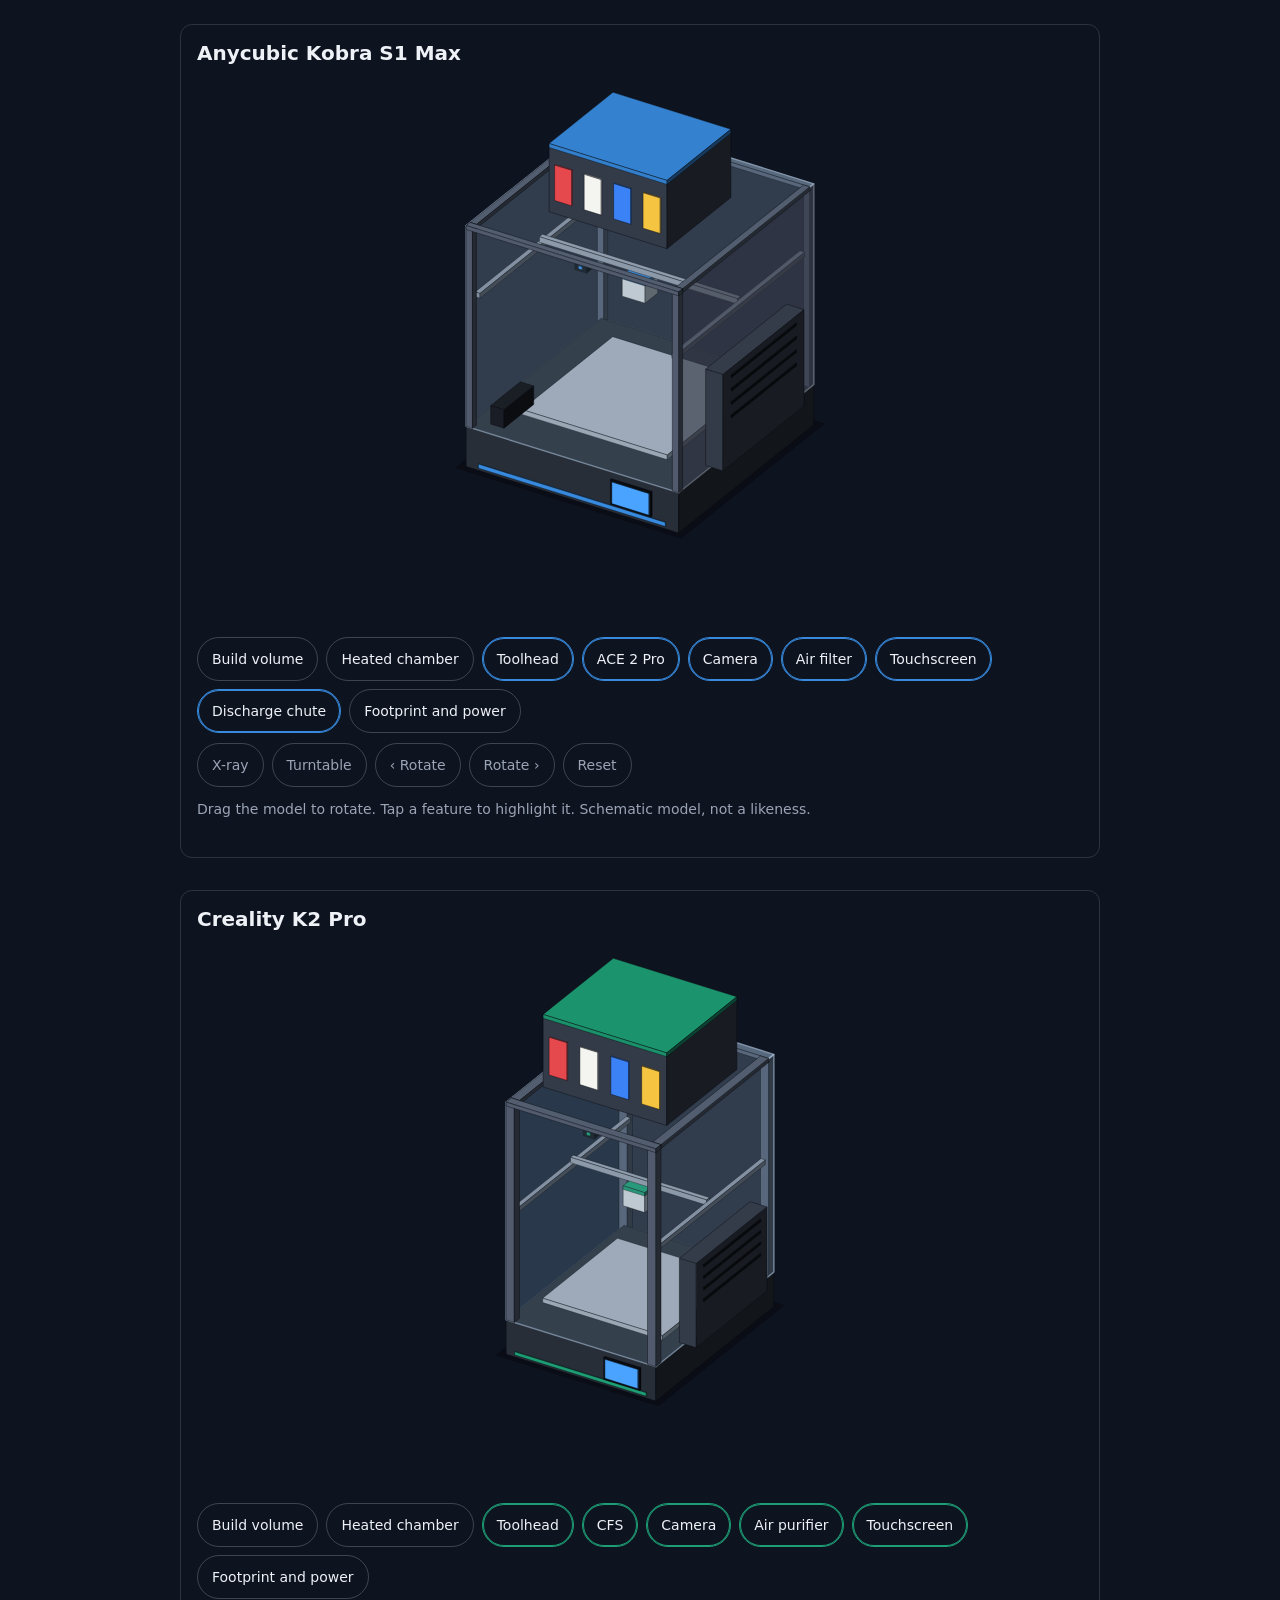
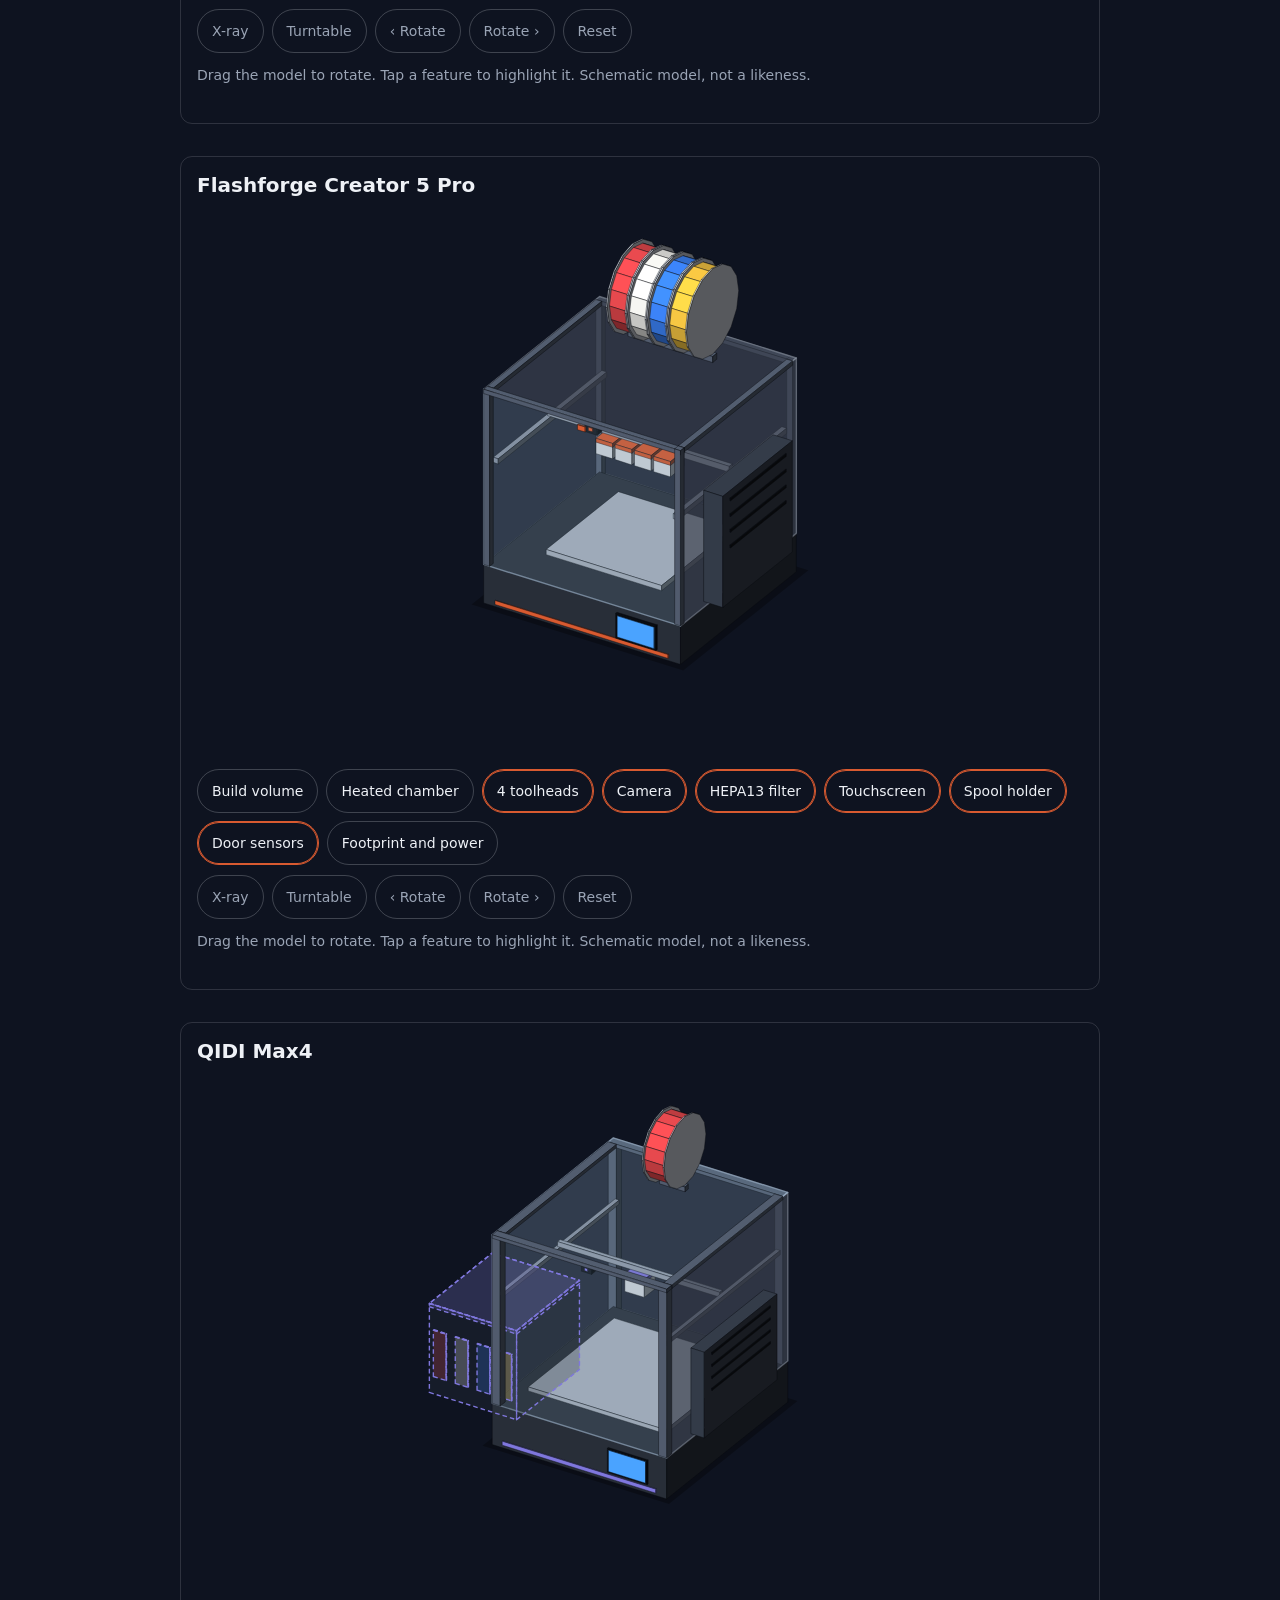
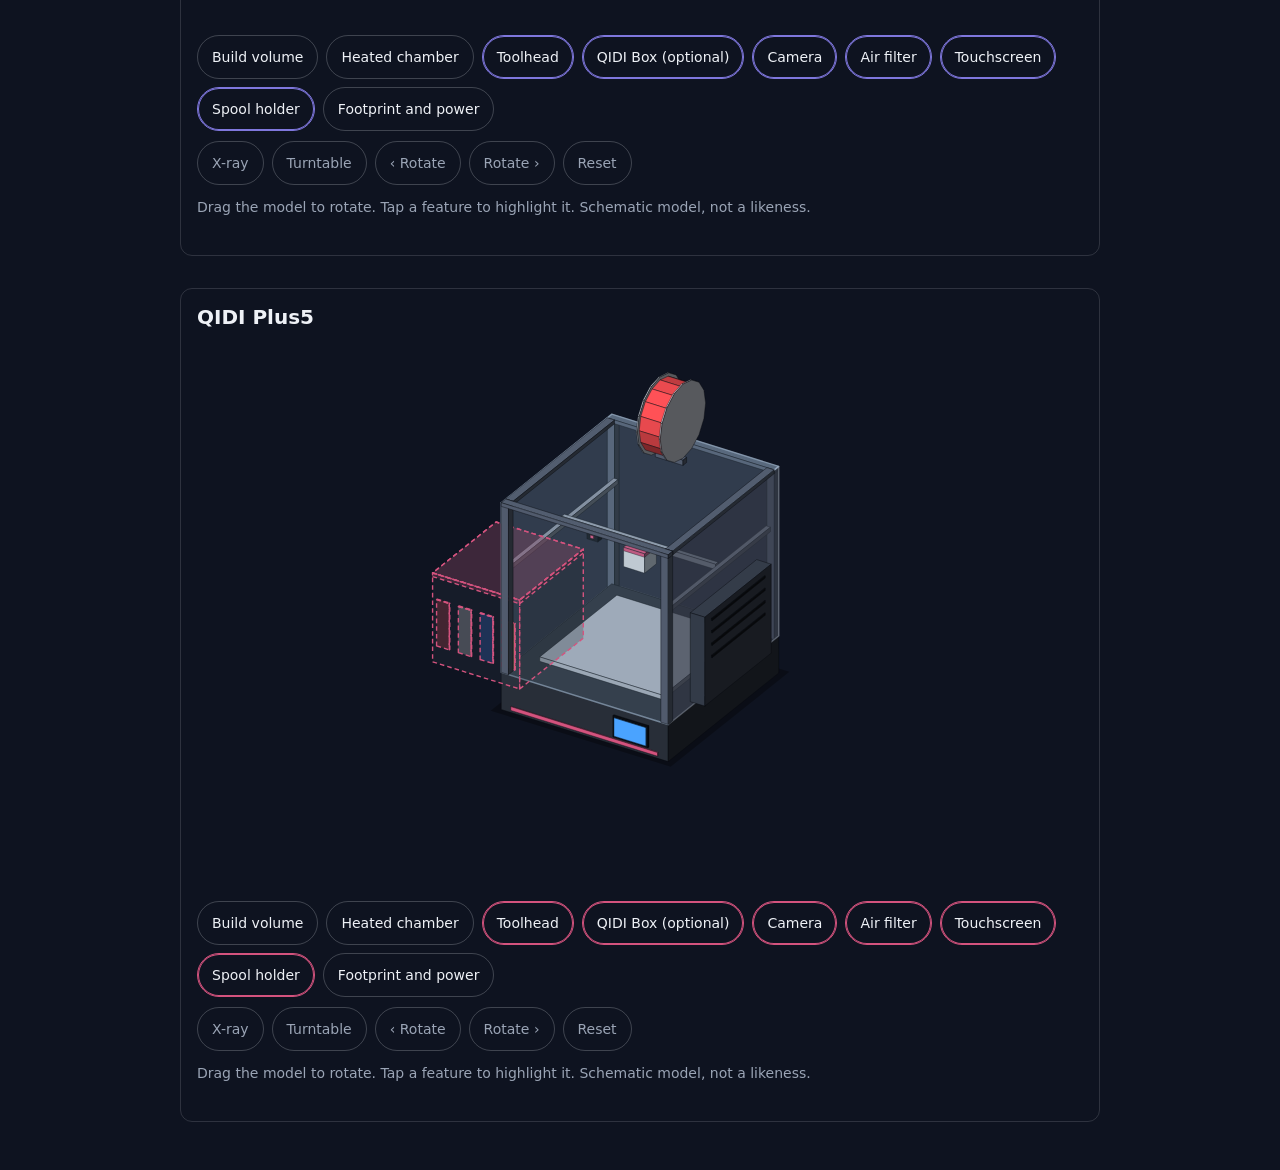
<file: printer-models/printer-models/demo.html>
<!doctype html>
<html lang="en">
<head>
<meta charset="utf-8">
<meta name="viewport" content="width=device-width, initial-scale=1">
<title>Printer models demo</title>
<link rel="stylesheet" href="printer-models.css">
<style>
  body { margin: 0; background: #0E1320; font-family: system-ui, sans-serif; color: #eef1f6; }
  main { display: grid; gap: 32px; max-width: 920px; margin: 0 auto; padding: 24px 16px 48px; }
  h2 { margin: 0 0 4px; font-size: 20px; }
  .tag { color: #9aa4b5; font-size: 13px; }
  .card { padding: 16px; border: 1px solid rgba(238,241,246,.14); border-radius: 12px; }
</style>
</head>
<body>
<main>
  <!-- No-JS fallback: the <img> is replaced when the module mounts. -->
  <section class="card"><h2>Anycubic Kobra S1 Max</h2><div data-printer="kobra-s1-max"><img src="svg/kobra-s1-max.svg" alt="Kobra S1 Max schematic model" width="400"></div></section>
  <section class="card"><h2>Creality K2 Pro</h2><div data-printer="k2-pro"><img src="svg/k2-pro.svg" alt="K2 Pro schematic model" width="400"></div></section>
  <section class="card"><h2>Flashforge Creator 5 Pro</h2><div data-printer="creator-5-pro"><img src="svg/creator-5-pro.svg" alt="Creator 5 Pro schematic model" width="400"></div></section>
  <section class="card"><h2>QIDI Max4</h2><div data-printer="qidi-max4"><img src="svg/qidi-max4.svg" alt="QIDI Max4 schematic model" width="400"></div></section>
  <section class="card"><h2>QIDI Plus5</h2><div data-printer="qidi-plus5"><img src="svg/qidi-plus5.svg" alt="QIDI Plus5 schematic model" width="400"></div></section>
</main>
<script type="module">
  import { mountAll } from './printer-models.js';
  mountAll();
</script>
</body>
</html>
</file>
<file: printer-models/printer-models/printer-models.css>
/* printer-models.css: styles for the interactive viewer. Override the --pm-* variables to retheme. */
.pm { --pm-text: #eef1f6; --pm-muted: #9aa4b5; --pm-line: rgba(238, 241, 246, .22); color: var(--pm-text); font: 14px/1.5 system-ui, sans-serif; }
.pm-stage { touch-action: pan-y; cursor: grab; user-select: none; -webkit-user-select: none; border-radius: 12px; outline-offset: 2px; }
.pm-stage:active { cursor: grabbing; }
.pm-stage:focus-visible, .pm-chip:focus-visible { outline: 2px solid var(--pm-accent); }
.pm-stage svg { display: block; max-height: 62vh; margin: 0 auto; }
.pm-stage [data-l] { cursor: pointer; }
.pm-chips { display: flex; flex-wrap: wrap; gap: 8px; margin: 10px 0 0; }
.pm-chip { min-height: 44px; padding: 0 14px; border: 1px solid var(--pm-line); border-radius: 999px; background: transparent; color: inherit; font: inherit; cursor: pointer; }
.pm-chip[aria-pressed="true"] { border-color: var(--pm-accent); box-shadow: inset 0 0 0 1px var(--pm-accent); }
.pm-chip.pm-alt { color: var(--pm-muted); }
.pm-chip.pm-alt[aria-pressed="true"] { color: var(--pm-text); }
.pm-chip:disabled { opacity: .4; cursor: not-allowed; }
.pm-note { min-height: 3em; margin: 12px 0 0; color: var(--pm-muted); }
.pm-note strong { color: var(--pm-text); font-weight: 600; }
.pm-heat { opacity: 0; }
@media (prefers-reduced-motion: no-preference) {
  .pm-heat { animation: pm-rise 2.2s ease-in infinite; }
  @keyframes pm-rise { 0% { opacity: 0; transform: translateY(14px); } 30% { opacity: .9; } 100% { opacity: 0; transform: translateY(-16px); } }
}
@media (prefers-reduced-motion: reduce) { .pm-heat { opacity: .85; } }
</file>
